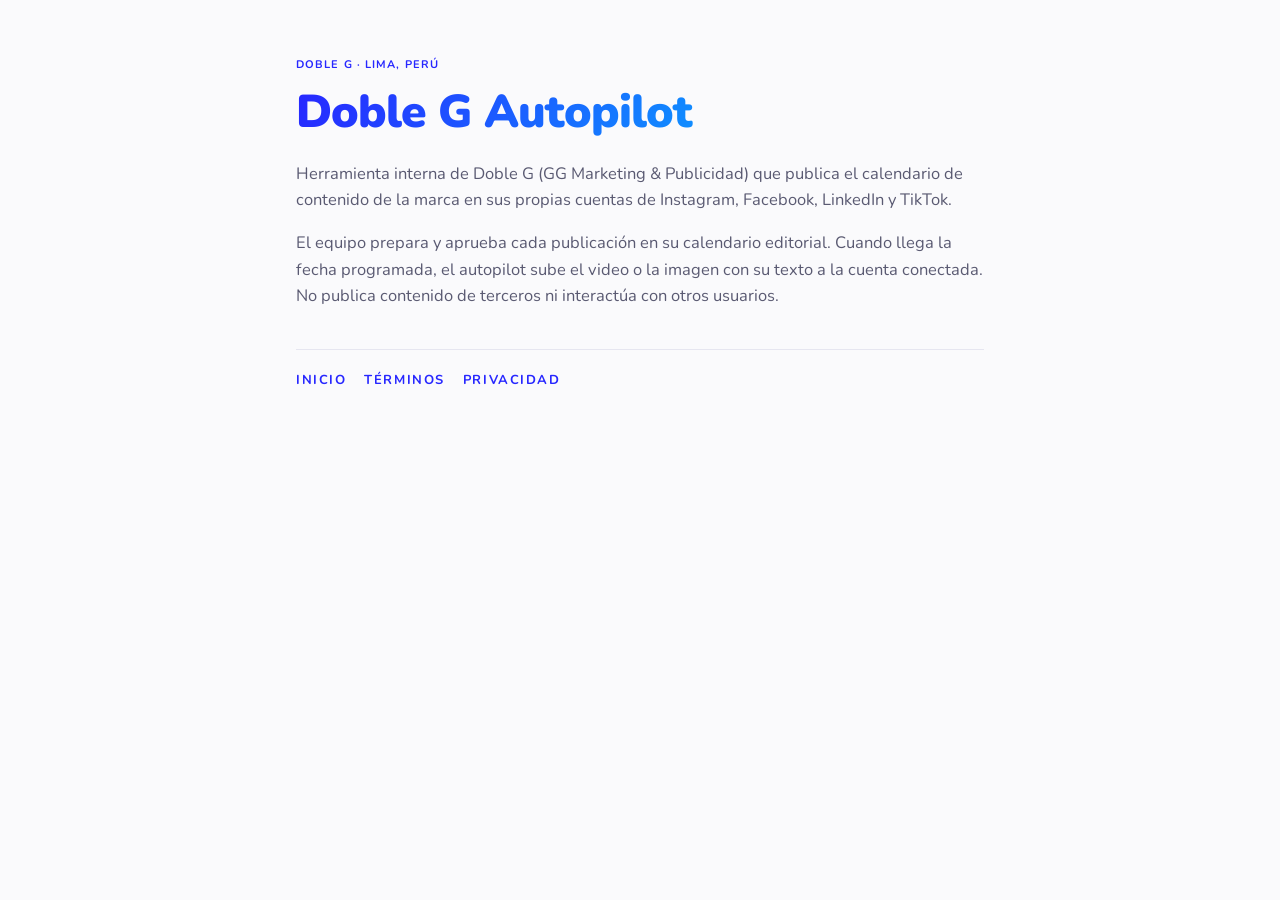
<file: index.html>
<!doctype html>
<html lang="es">
<head>
<meta charset="utf-8">
<meta name="viewport" content="width=device-width, initial-scale=1">
<link rel="preconnect" href="https://fonts.googleapis.com">
<link href="https://fonts.googleapis.com/css2?family=Nunito:wght@400;700;900&display=swap" rel="stylesheet">
<title>Doble G Autopilot</title>
<link rel="stylesheet" href="/style.css">
</head>
<body><main>
<div class="tag">Doble G · Lima, Perú</div>
<h1>Doble G Autopilot</h1>
<p>Herramienta interna de Doble G (GG Marketing &amp; Publicidad) que publica el calendario de contenido de la marca en sus propias cuentas de Instagram, Facebook, LinkedIn y TikTok.</p>
<p>El equipo prepara y aprueba cada publicación en su calendario editorial. Cuando llega la fecha programada, el autopilot sube el video o la imagen con su texto a la cuenta conectada. No publica contenido de terceros ni interactúa con otros usuarios.</p>
<nav><a href="/">Inicio</a><a href="/terminos/">Términos</a><a href="/privacidad/">Privacidad</a></nav>
</main></body>
</html>
</file>
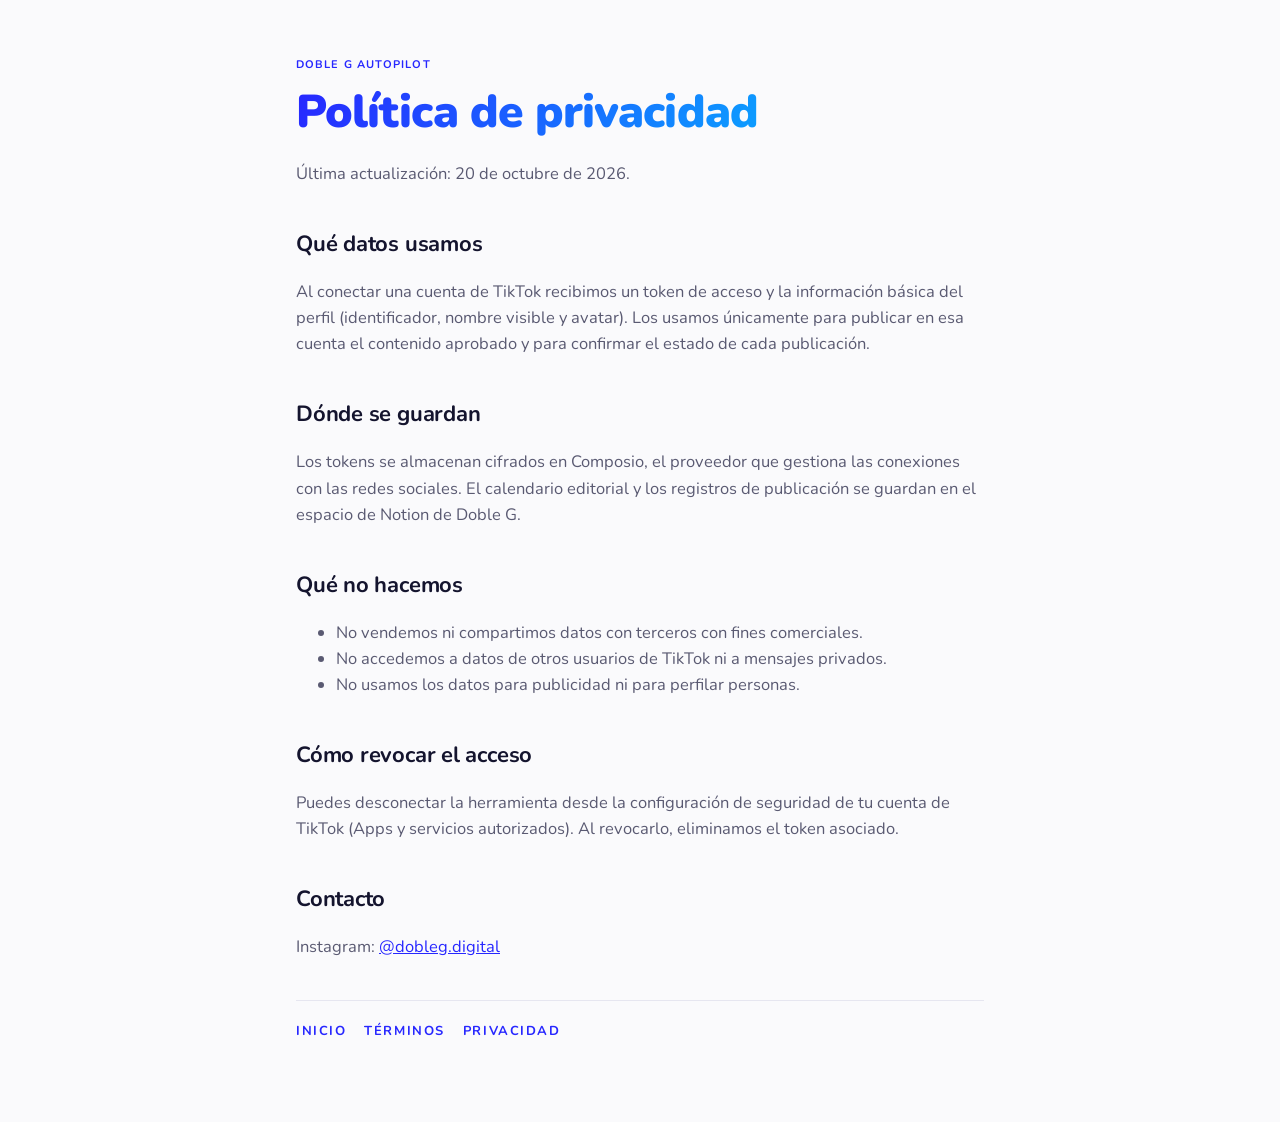
<file: privacidad/index.html>
<!doctype html>
<html lang="es">
<head>
<meta charset="utf-8">
<meta name="viewport" content="width=device-width, initial-scale=1">
<link rel="preconnect" href="https://fonts.googleapis.com">
<link href="https://fonts.googleapis.com/css2?family=Nunito:wght@400;700;900&display=swap" rel="stylesheet">
<title>Política de privacidad</title>
<link rel="stylesheet" href="/style.css">
</head>
<body><main>
<div class="tag">Doble G Autopilot</div>
<h1>Política de privacidad</h1>
<p>Última actualización: 20 de octubre de 2026.</p>
<h2>Qué datos usamos</h2>
<p>Al conectar una cuenta de TikTok recibimos un token de acceso y la información básica del perfil (identificador, nombre visible y avatar). Los usamos únicamente para publicar en esa cuenta el contenido aprobado y para confirmar el estado de cada publicación.</p>
<h2>Dónde se guardan</h2>
<p>Los tokens se almacenan cifrados en Composio, el proveedor que gestiona las conexiones con las redes sociales. El calendario editorial y los registros de publicación se guardan en el espacio de Notion de Doble G.</p>
<h2>Qué no hacemos</h2>
<ul>
<li>No vendemos ni compartimos datos con terceros con fines comerciales.</li>
<li>No accedemos a datos de otros usuarios de TikTok ni a mensajes privados.</li>
<li>No usamos los datos para publicidad ni para perfilar personas.</li>
</ul>
<h2>Cómo revocar el acceso</h2>
<p>Puedes desconectar la herramienta desde la configuración de seguridad de tu cuenta de TikTok (Apps y servicios autorizados). Al revocarlo, eliminamos el token asociado.</p>
<h2>Contacto</h2>
<p>Instagram: <a href="https://www.instagram.com/dobleg.digital/">@dobleg.digital</a></p>
<nav><a href="/">Inicio</a><a href="/terminos/">Términos</a><a href="/privacidad/">Privacidad</a></nav>
</main></body>
</html>
</file>
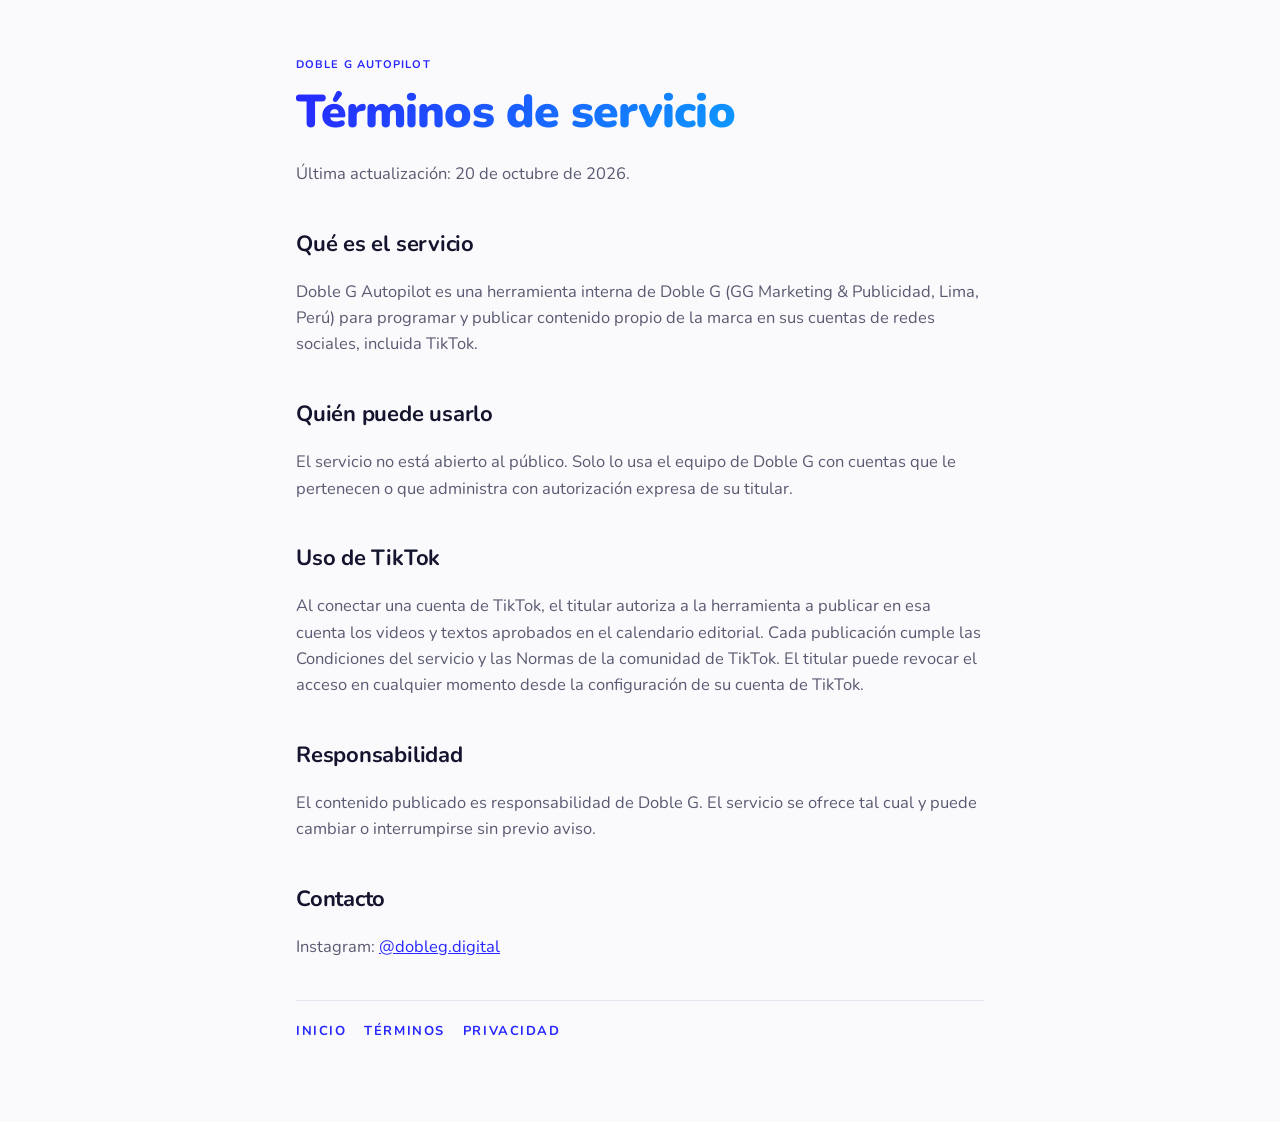
<file: terminos/index.html>
<!doctype html>
<html lang="es">
<head>
<meta charset="utf-8">
<meta name="viewport" content="width=device-width, initial-scale=1">
<link rel="preconnect" href="https://fonts.googleapis.com">
<link href="https://fonts.googleapis.com/css2?family=Nunito:wght@400;700;900&display=swap" rel="stylesheet">
<title>Términos de servicio</title>
<link rel="stylesheet" href="/style.css">
</head>
<body><main>
<div class="tag">Doble G Autopilot</div>
<h1>Términos de servicio</h1>
<p>Última actualización: 20 de octubre de 2026.</p>
<h2>Qué es el servicio</h2>
<p>Doble G Autopilot es una herramienta interna de Doble G (GG Marketing &amp; Publicidad, Lima, Perú) para programar y publicar contenido propio de la marca en sus cuentas de redes sociales, incluida TikTok.</p>
<h2>Quién puede usarlo</h2>
<p>El servicio no está abierto al público. Solo lo usa el equipo de Doble G con cuentas que le pertenecen o que administra con autorización expresa de su titular.</p>
<h2>Uso de TikTok</h2>
<p>Al conectar una cuenta de TikTok, el titular autoriza a la herramienta a publicar en esa cuenta los videos y textos aprobados en el calendario editorial. Cada publicación cumple las Condiciones del servicio y las Normas de la comunidad de TikTok. El titular puede revocar el acceso en cualquier momento desde la configuración de su cuenta de TikTok.</p>
<h2>Responsabilidad</h2>
<p>El contenido publicado es responsabilidad de Doble G. El servicio se ofrece tal cual y puede cambiar o interrumpirse sin previo aviso.</p>
<h2>Contacto</h2>
<p>Instagram: <a href="https://www.instagram.com/dobleg.digital/">@dobleg.digital</a></p>
<nav><a href="/">Inicio</a><a href="/terminos/">Términos</a><a href="/privacidad/">Privacidad</a></nav>
</main></body>
</html>
</file>
<file: style.css>
:root{--cobalt:#2727FF;--cyan:#00D4FF;--indigo:#0A0AB8;--line:#E6E6F0;--text:#14142E;--muted:#5A5A72;--bg:#FAFAFC}
*{box-sizing:border-box}
body{margin:0;background:var(--bg);color:var(--text);font:400 16.5px/1.6 Nunito,system-ui,sans-serif}
main{max-width:720px;margin:0 auto;padding:56px 16px 80px}
.tag{font-weight:700;font-size:11px;letter-spacing:.1em;text-transform:uppercase;color:var(--cobalt)}
h1{font-weight:900;font-size:46px;letter-spacing:-.02em;line-height:1.1;margin:.3em 0 .5em;
   background:linear-gradient(120deg,var(--cobalt) 0%,var(--cyan) 100%);-webkit-background-clip:text;background-clip:text;color:transparent}
h2{font-weight:700;font-size:22px;letter-spacing:-.01em;margin:1.8em 0 .4em}
p,li{color:var(--muted)}
a{color:var(--cobalt)}
nav{display:flex;gap:18px;margin-top:40px;padding-top:20px;border-top:1px solid var(--line);font-weight:700;font-size:13px;letter-spacing:.12em;text-transform:uppercase}
nav a{text-decoration:none}
</file>
